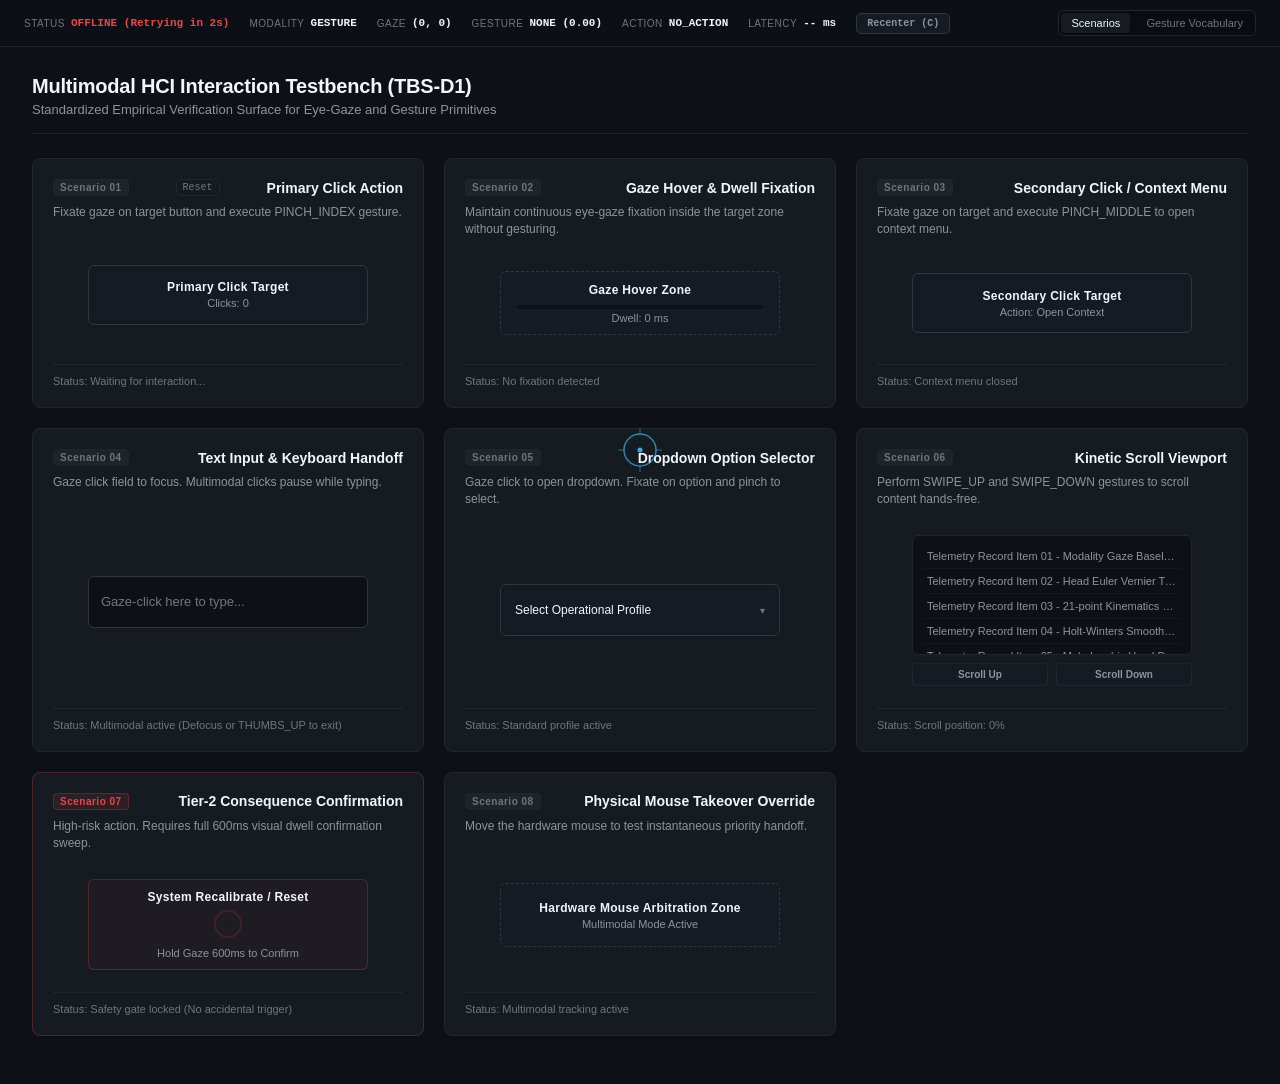
<file: src/testbench/frontend/index.html>
<!DOCTYPE html>
<html lang="en">
<head>
  <meta charset="UTF-8">
  <meta name="viewport" content="width=device-width, initial-scale=1.0">
  <title>Multimodal HCI Interactive Testbench Suite</title>
  <link rel="stylesheet" href="testbench.css">
</head>
<body>
  <!-- Global Top Telemetry Banner -->
  <header id="telemetry-bar" class="telemetry-bar">
    <div class="telemetry-item">
      <span class="telemetry-label">Status</span>
      <span id="status-connection" class="telemetry-value status-online">CONNECTING</span>
    </div>
    <div class="telemetry-item">
      <span class="telemetry-label">Modality</span>
      <span id="status-modality" class="telemetry-value">GESTURE</span>
    </div>
    <div class="telemetry-item">
      <span class="telemetry-label">Gaze</span>
      <span id="status-gaze" class="telemetry-value">(0, 0)</span>
    </div>
    <div class="telemetry-item">
      <span class="telemetry-label">Gesture</span>
      <span id="status-gesture" class="telemetry-value">NONE (0.00)</span>
    </div>
    <div class="telemetry-item">
      <span class="telemetry-label">Action</span>
      <span id="status-action" class="telemetry-value">NO_ACTION</span>
    </div>
    <div class="telemetry-item">
      <span class="telemetry-label">Latency</span>
      <span id="status-latency" class="telemetry-value">-- ms</span>
    </div>
    <div class="telemetry-item">
      <button id="btn-recenter-gaze" class="btn-recenter" type="button" title="Center gaze reticle (Press C)">Recenter (C)</button>
    </div>
    <nav class="nav-tab-container" aria-label="Testbench Suite Navigation">
      <a href="index.html" class="nav-tab-link active">Scenarios</a>
      <a href="gestures.html" class="nav-tab-link">Gesture Vocabulary</a>
    </nav>
  </header>

  <!-- Main Interaction Testbench Container -->
  <main class="testbench-container">
    <section class="testbench-header">
      <h1 class="testbench-title">Multimodal HCI Interaction Testbench (TBS-D1)</h1>
      <p class="testbench-subtitle">Standardized Empirical Verification Surface for Eye-Gaze and Gesture Primitives</p>
    </section>

    <!-- 8 Standardized Interactive Testing Scenarios -->
    <div class="testbench-grid">

      <!-- Scenario 1: Primary Click Button -->
      <article class="test-card" id="card-primary-click">
        <div class="card-header">
          <span class="card-tag">Scenario 01</span>
          <button id="btn-reset-primary" class="card-mini-btn" type="button" title="Reset click counter">Reset</button>
          <h2 class="card-title">Primary Click Action</h2>
        </div>
        <p class="card-desc">Fixate gaze on target button and execute PINCH_INDEX gesture.</p>
        <div class="target-container">
          <button id="btn-primary-click" class="target-button primary-target" type="button">
            <span class="target-label">Primary Click Target</span>
            <span id="primary-click-count" class="target-sublabel">Clicks: 0</span>
          </button>
        </div>
        <div class="card-feedback" id="feedback-primary-click">Status: Waiting for interaction...</div>
      </article>

      <!-- Scenario 2: Gaze Hover & Dwell Zone -->
      <article class="test-card" id="card-hover-dwell">
        <div class="card-header">
          <span class="card-tag">Scenario 02</span>
          <h2 class="card-title">Gaze Hover & Dwell Fixation</h2>
        </div>
        <p class="card-desc">Maintain continuous eye-gaze fixation inside the target zone without gesturing.</p>
        <div class="target-container">
          <div id="zone-hover-dwell" class="target-zone hover-target">
            <span class="target-label">Gaze Hover Zone</span>
            <div class="dwell-bar-wrapper">
              <div id="dwell-progress-bar" class="dwell-progress-bar"></div>
            </div>
            <span id="dwell-time-label" class="target-sublabel">Dwell: 0 ms</span>
          </div>
        </div>
        <div class="card-feedback" id="feedback-hover-dwell">Status: No fixation detected</div>
      </article>

      <!-- Scenario 3: Secondary Click / Context Menu -->
      <article class="test-card" id="card-context-menu">
        <div class="card-header">
          <span class="card-tag">Scenario 03</span>
          <h2 class="card-title">Secondary Click / Context Menu</h2>
        </div>
        <p class="card-desc">Fixate gaze on target and execute PINCH_MIDDLE to open context menu.</p>
        <div class="target-container">
          <button id="btn-secondary-click" class="target-button secondary-target" type="button">
            <span class="target-label">Secondary Click Target</span>
            <span class="target-sublabel">Action: Open Context</span>
          </button>
          <!-- Context Menu Modal Popup -->
          <div id="context-menu-popup" class="context-menu-popup hidden">
            <div class="context-item" data-action="ACTION_A">Select Option Alpha</div>
            <div class="context-item" data-action="ACTION_B">Select Option Beta</div>
            <div class="context-item" data-action="ACTION_C">Select Option Gamma</div>
          </div>
        </div>
        <div class="card-feedback" id="feedback-context-menu">Status: Context menu closed</div>
      </article>

      <!-- Scenario 4: Text Input & Keyboard Handoff -->
      <article class="test-card" id="card-keyboard-handoff">
        <div class="card-header">
          <span class="card-tag">Scenario 04</span>
          <h2 class="card-title">Text Input & Keyboard Handoff</h2>
        </div>
        <p class="card-desc">Gaze click field to focus. Multimodal clicks pause while typing.</p>
        <div class="target-container">
          <input id="input-text-handoff" class="target-input" type="text" placeholder="Gaze-click here to type..." autocomplete="off">
          <div id="keyboard-handoff-badge" class="handoff-badge hidden">Keyboard Active - Typing Mode</div>
        </div>
        <div class="card-feedback" id="feedback-keyboard-handoff">Status: Multimodal active (Defocus or THUMBS_UP to exit)</div>
      </article>

      <!-- Scenario 5: Dropdown Option Selector -->
      <article class="test-card" id="card-dropdown-select">
        <div class="card-header">
          <span class="card-tag">Scenario 05</span>
          <h2 class="card-title">Dropdown Option Selector</h2>
        </div>
        <p class="card-desc">Gaze click to open dropdown. Fixate on option and pinch to select.</p>
        <div class="target-container">
          <div id="custom-dropdown" class="custom-dropdown">
            <div id="dropdown-header" class="dropdown-header">
              <span id="dropdown-selected-text">Select Operational Profile</span>
              <span class="dropdown-arrow">&#9662;</span>
            </div>
            <div id="dropdown-list" class="dropdown-list hidden">
              <div class="dropdown-option" data-value="PROFILE_STANDARD">Standard Desktop Profile</div>
              <div class="dropdown-option" data-value="PROFILE_HIGH_GAIN">High Sensitivity Profile</div>
              <div class="dropdown-option" data-value="PROFILE_TREMOR_DAMPED">Tremor Damped Profile</div>
              <div class="dropdown-option" data-value="PROFILE_FATIGUE_ADAPTIVE">Fatigue Adaptive Profile</div>
            </div>
          </div>
        </div>
        <div class="card-feedback" id="feedback-dropdown-select">Status: Standard profile active</div>
      </article>

      <!-- Scenario 6: Kinetic Scroll Viewport -->
      <article class="test-card" id="card-scroll-viewport">
        <div class="card-header">
          <span class="card-tag">Scenario 06</span>
          <h2 class="card-title">Kinetic Scroll Viewport</h2>
        </div>
        <p class="card-desc">Perform SWIPE_UP and SWIPE_DOWN gestures to scroll content hands-free.</p>
        <div class="target-container">
          <div id="scroll-container" class="scroll-container">
            <div class="scroll-item">Telemetry Record Item 01 - Modality Gaze Baseline</div>
            <div class="scroll-item">Telemetry Record Item 02 - Head Euler Vernier Trim</div>
            <div class="scroll-item">Telemetry Record Item 03 - 21-point Kinematics Valid</div>
            <div class="scroll-item">Telemetry Record Item 04 - Holt-Winters Smooth Filter</div>
            <div class="scroll-item">Telemetry Record Item 05 - Mahalanobis Head Distance</div>
            <div class="scroll-item">Telemetry Record Item 06 - Gaze Dwell Temporal Window</div>
            <div class="scroll-item">Telemetry Record Item 07 - Simplex Box Projection Bound</div>
            <div class="scroll-item">Telemetry Record Item 08 - Wald SPRT Accumulator Check</div>
            <div class="scroll-item">Telemetry Record Item 09 - Online Micro-SGD Gradient</div>
            <div class="scroll-item">Telemetry Record Item 10 - Macro Epoch State Transition</div>
            <div class="scroll-item">Telemetry Record Item 11 - Latency Execution Budget Met</div>
            <div class="scroll-item">Telemetry Record Item 12 - Supervisory Feedback Observed</div>
          </div>
          <div class="scroll-controls">
            <button id="btn-scroll-up" class="scroll-btn" type="button">Scroll Up</button>
            <button id="btn-scroll-down" class="scroll-btn" type="button">Scroll Down</button>
          </div>
        </div>
        <div class="card-feedback" id="feedback-scroll-viewport">Status: Scroll position: 0%</div>
      </article>

      <!-- Scenario 7: Tier-2 High-Consequence Reset -->
      <article class="test-card card-warning" id="card-tier2-reset">
        <div class="card-header">
          <span class="card-tag tag-warning">Scenario 07</span>
          <h2 class="card-title">Tier-2 Consequence Confirmation</h2>
        </div>
        <p class="card-desc">High-risk action. Requires full 600ms visual dwell confirmation sweep.</p>
        <div class="target-container">
          <button id="btn-tier2-reset" class="target-button warning-target" type="button">
            <span class="target-label">System Recalibrate / Reset</span>
            <div class="dwell-circle-indicator" id="dwell-circle-indicator">
              <svg class="dwell-svg" viewBox="0 0 44 44">
                <circle class="dwell-track" cx="22" cy="22" r="18"></circle>
                <circle id="dwell-stroke" class="dwell-stroke" cx="22" cy="22" r="18"></circle>
              </svg>
            </div>
            <span id="tier2-sublabel" class="target-sublabel">Hold Gaze 600ms to Confirm</span>
          </button>
        </div>
        <div class="card-feedback" id="feedback-tier2-reset">Status: Safety gate locked (No accidental trigger)</div>
      </article>

      <!-- Scenario 8: Physical Hardware Mouse Takeover -->
      <article class="test-card" id="card-mouse-takeover">
        <div class="card-header">
          <span class="card-tag">Scenario 08</span>
          <h2 class="card-title">Physical Mouse Takeover Override</h2>
        </div>
        <p class="card-desc">Move the hardware mouse to test instantaneous priority handoff.</p>
        <div class="target-container">
          <div id="zone-mouse-takeover" class="target-zone mouse-target">
            <span class="target-label">Hardware Mouse Arbitration Zone</span>
            <span id="mouse-override-status" class="target-sublabel">Multimodal Mode Active</span>
          </div>
        </div>
        <div class="card-feedback" id="feedback-mouse-takeover">Status: Multimodal tracking active</div>
      </article>

    </div>
  </main>

  <!-- Live Gaze Reticle Canvas Overlay -->
  <canvas id="gaze-reticle-canvas" class="gaze-reticle-canvas"></canvas>

  <script src="testbench.js"></script>
</body>
</html>
</file>
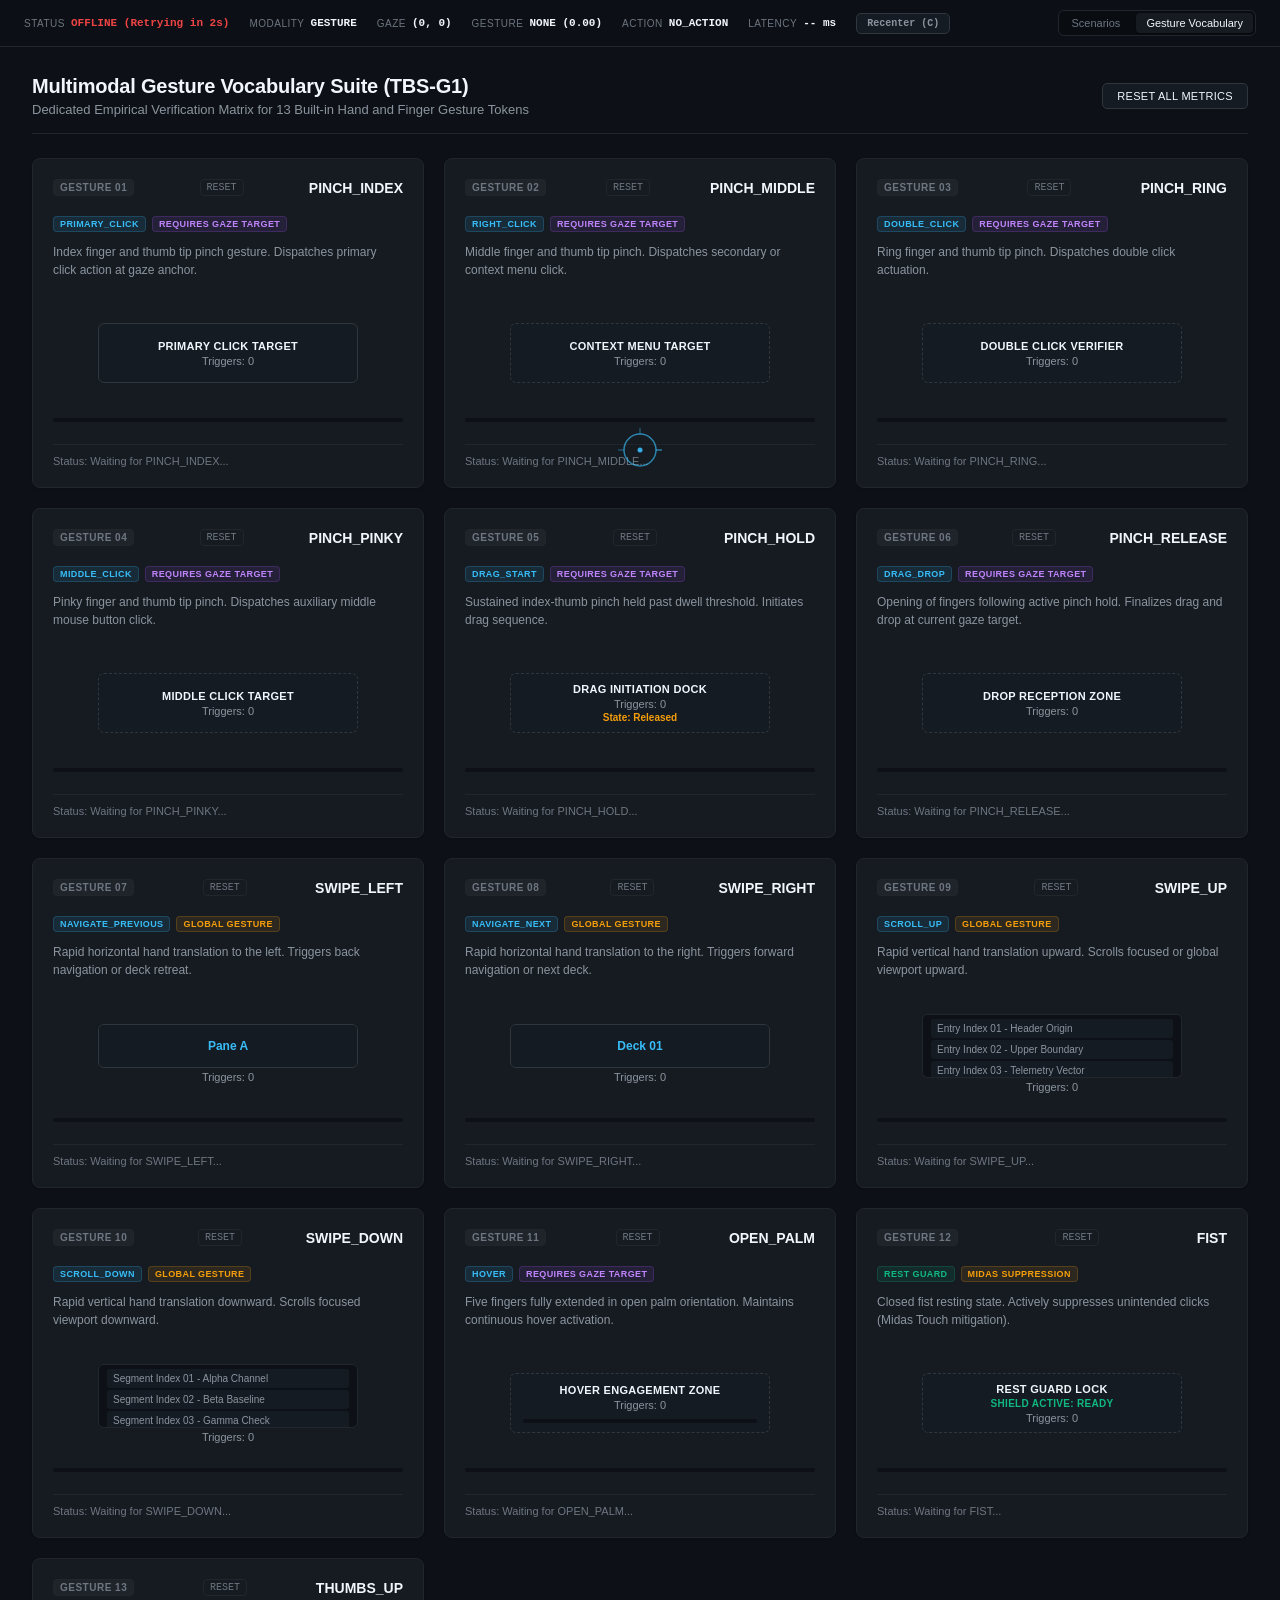
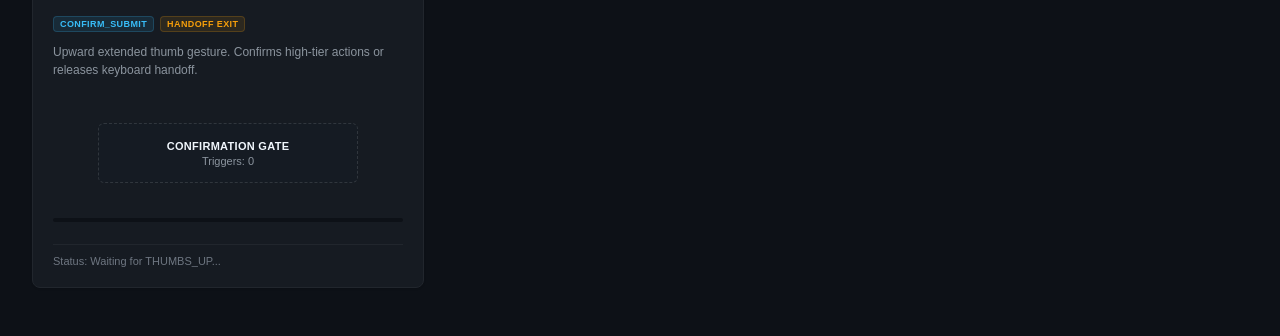
<file: src/testbench/frontend/gestures.html>
<!DOCTYPE html>
<html lang="en">
<head>
  <meta charset="UTF-8">
  <meta name="viewport" content="width=device-width, initial-scale=1.0">
  <title>Multimodal Gesture Vocabulary Verification Suite (TBS-G1)</title>
  <link rel="stylesheet" href="testbench.css">
  <link rel="stylesheet" href="gestures.css">
</head>
<body>
  <!-- Global Top Telemetry Banner -->
  <header id="telemetry-bar" class="telemetry-bar">
    <div class="telemetry-item">
      <span class="telemetry-label">Status</span>
      <span id="status-connection" class="telemetry-value status-online">CONNECTING</span>
    </div>
    <div class="telemetry-item">
      <span class="telemetry-label">Modality</span>
      <span id="status-modality" class="telemetry-value">GESTURE</span>
    </div>
    <div class="telemetry-item">
      <span class="telemetry-label">Gaze</span>
      <span id="status-gaze" class="telemetry-value">(0, 0)</span>
    </div>
    <div class="telemetry-item">
      <span class="telemetry-label">Gesture</span>
      <span id="status-gesture" class="telemetry-value">NONE (0.00)</span>
    </div>
    <div class="telemetry-item">
      <span class="telemetry-label">Action</span>
      <span id="status-action" class="telemetry-value">NO_ACTION</span>
    </div>
    <div class="telemetry-item">
      <span class="telemetry-label">Latency</span>
      <span id="status-latency" class="telemetry-value">-- ms</span>
    </div>
    <div class="telemetry-item">
      <button id="btn-recenter-gaze" class="btn-recenter" type="button" title="Center gaze reticle (Press C)">Recenter (C)</button>
    </div>
    <nav class="nav-tab-container" aria-label="Testbench Suite Navigation">
      <a href="index.html" class="nav-tab-link">Scenarios</a>
      <a href="gestures.html" class="nav-tab-link active">Gesture Vocabulary</a>
    </nav>
  </header>

  <!-- Main Interaction Container -->
  <main class="testbench-container">
    <section class="testbench-header">
      <div class="header-split">
        <div>
          <h1 class="testbench-title">Multimodal Gesture Vocabulary Suite (TBS-G1)</h1>
          <p class="testbench-subtitle">Dedicated Empirical Verification Matrix for 13 Built-in Hand and Finger Gesture Tokens</p>
        </div>
        <div class="header-actions">
          <button id="btn-reset-all-gestures" class="btn-primary-action" type="button">RESET ALL METRICS</button>
        </div>
      </div>
    </section>

    <!-- Grid of 13 Vocabulary Gesture Testing Cards -->
    <div class="gesture-grid">

      <!-- Gesture 01: PINCH_INDEX -->
      <article class="gesture-card" id="card-pinch-index" data-token="PINCH_INDEX">
        <div class="card-header">
          <span class="card-tag">GESTURE 01</span>
          <button class="card-mini-btn btn-reset-card" data-target="PINCH_INDEX" type="button">RESET</button>
          <h2 class="card-title">PINCH_INDEX</h2>
        </div>
        <div class="card-meta">
          <span class="badge badge-action">PRIMARY_CLICK</span>
          <span class="badge badge-gaze">REQUIRES GAZE TARGET</span>
        </div>
        <p class="card-desc">Index finger and thumb tip pinch gesture. Dispatches primary click action at gaze anchor.</p>
        <div class="gesture-widget">
          <button id="widget-pinch-index" class="widget-btn" type="button">
            <span class="widget-label">PRIMARY CLICK TARGET</span>
            <span class="widget-counter" id="count-pinch-index">Triggers: 0</span>
          </button>
        </div>
        <div class="meter-wrapper">
          <div class="meter-bar" id="meter-pinch-index" style="width: 0%;"></div>
        </div>
        <div class="card-feedback" id="fb-pinch-index">Status: Waiting for PINCH_INDEX...</div>
      </article>

      <!-- Gesture 02: PINCH_MIDDLE -->
      <article class="gesture-card" id="card-pinch-middle" data-token="PINCH_MIDDLE">
        <div class="card-header">
          <span class="card-tag">GESTURE 02</span>
          <button class="card-mini-btn btn-reset-card" data-target="PINCH_MIDDLE" type="button">RESET</button>
          <h2 class="card-title">PINCH_MIDDLE</h2>
        </div>
        <div class="card-meta">
          <span class="badge badge-action">RIGHT_CLICK</span>
          <span class="badge badge-gaze">REQUIRES GAZE TARGET</span>
        </div>
        <p class="card-desc">Middle finger and thumb tip pinch. Dispatches secondary or context menu click.</p>
        <div class="gesture-widget">
          <div id="widget-pinch-middle" class="widget-box">
            <span class="widget-label">CONTEXT MENU TARGET</span>
            <span class="widget-counter" id="count-pinch-middle">Triggers: 0</span>
            <div id="popup-pinch-middle" class="mini-popup hidden">Context Action Dispatched</div>
          </div>
        </div>
        <div class="meter-wrapper">
          <div class="meter-bar" id="meter-pinch-middle" style="width: 0%;"></div>
        </div>
        <div class="card-feedback" id="fb-pinch-middle">Status: Waiting for PINCH_MIDDLE...</div>
      </article>

      <!-- Gesture 03: PINCH_RING -->
      <article class="gesture-card" id="card-pinch-ring" data-token="PINCH_RING">
        <div class="card-header">
          <span class="card-tag">GESTURE 03</span>
          <button class="card-mini-btn btn-reset-card" data-target="PINCH_RING" type="button">RESET</button>
          <h2 class="card-title">PINCH_RING</h2>
        </div>
        <div class="card-meta">
          <span class="badge badge-action">DOUBLE_CLICK</span>
          <span class="badge badge-gaze">REQUIRES GAZE TARGET</span>
        </div>
        <p class="card-desc">Ring finger and thumb tip pinch. Dispatches double click actuation.</p>
        <div class="gesture-widget">
          <div id="widget-pinch-ring" class="widget-box">
            <span class="widget-label">DOUBLE CLICK VERIFIER</span>
            <span class="widget-counter" id="count-pinch-ring">Triggers: 0</span>
          </div>
        </div>
        <div class="meter-wrapper">
          <div class="meter-bar" id="meter-pinch-ring" style="width: 0%;"></div>
        </div>
        <div class="card-feedback" id="fb-pinch-ring">Status: Waiting for PINCH_RING...</div>
      </article>

      <!-- Gesture 04: PINCH_PINKY -->
      <article class="gesture-card" id="card-pinch-pinky" data-token="PINCH_PINKY">
        <div class="card-header">
          <span class="card-tag">GESTURE 04</span>
          <button class="card-mini-btn btn-reset-card" data-target="PINCH_PINKY" type="button">RESET</button>
          <h2 class="card-title">PINCH_PINKY</h2>
        </div>
        <div class="card-meta">
          <span class="badge badge-action">MIDDLE_CLICK</span>
          <span class="badge badge-gaze">REQUIRES GAZE TARGET</span>
        </div>
        <p class="card-desc">Pinky finger and thumb tip pinch. Dispatches auxiliary middle mouse button click.</p>
        <div class="gesture-widget">
          <div id="widget-pinch-pinky" class="widget-box">
            <span class="widget-label">MIDDLE CLICK TARGET</span>
            <span class="widget-counter" id="count-pinch-pinky">Triggers: 0</span>
          </div>
        </div>
        <div class="meter-wrapper">
          <div class="meter-bar" id="meter-pinch-pinky" style="width: 0%;"></div>
        </div>
        <div class="card-feedback" id="fb-pinch-pinky">Status: Waiting for PINCH_PINKY...</div>
      </article>

      <!-- Gesture 05: PINCH_HOLD -->
      <article class="gesture-card" id="card-pinch-hold" data-token="PINCH_HOLD">
        <div class="card-header">
          <span class="card-tag">GESTURE 05</span>
          <button class="card-mini-btn btn-reset-card" data-target="PINCH_HOLD" type="button">RESET</button>
          <h2 class="card-title">PINCH_HOLD</h2>
        </div>
        <div class="card-meta">
          <span class="badge badge-action">DRAG_START</span>
          <span class="badge badge-gaze">REQUIRES GAZE TARGET</span>
        </div>
        <p class="card-desc">Sustained index-thumb pinch held past dwell threshold. Initiates drag sequence.</p>
        <div class="gesture-widget">
          <div id="widget-pinch-hold" class="widget-box">
            <span class="widget-label">DRAG INITIATION DOCK</span>
            <span class="widget-counter" id="count-pinch-hold">Triggers: 0</span>
            <span id="hold-state-indicator" class="widget-state-indicator">State: Released</span>
          </div>
        </div>
        <div class="meter-wrapper">
          <div class="meter-bar" id="meter-pinch-hold" style="width: 0%;"></div>
        </div>
        <div class="card-feedback" id="fb-pinch-hold">Status: Waiting for PINCH_HOLD...</div>
      </article>

      <!-- Gesture 06: PINCH_RELEASE -->
      <article class="gesture-card" id="card-pinch-release" data-token="PINCH_RELEASE">
        <div class="card-header">
          <span class="card-tag">GESTURE 06</span>
          <button class="card-mini-btn btn-reset-card" data-target="PINCH_RELEASE" type="button">RESET</button>
          <h2 class="card-title">PINCH_RELEASE</h2>
        </div>
        <div class="card-meta">
          <span class="badge badge-action">DRAG_DROP</span>
          <span class="badge badge-gaze">REQUIRES GAZE TARGET</span>
        </div>
        <p class="card-desc">Opening of fingers following active pinch hold. Finalizes drag and drop at current gaze target.</p>
        <div class="gesture-widget">
          <div id="widget-pinch-release" class="widget-box">
            <span class="widget-label">DROP RECEPTION ZONE</span>
            <span class="widget-counter" id="count-pinch-release">Triggers: 0</span>
          </div>
        </div>
        <div class="meter-wrapper">
          <div class="meter-bar" id="meter-pinch-release" style="width: 0%;"></div>
        </div>
        <div class="card-feedback" id="fb-pinch-release">Status: Waiting for PINCH_RELEASE...</div>
      </article>

      <!-- Gesture 07: SWIPE_LEFT -->
      <article class="gesture-card" id="card-swipe-left" data-token="SWIPE_LEFT">
        <div class="card-header">
          <span class="card-tag">GESTURE 07</span>
          <button class="card-mini-btn btn-reset-card" data-target="SWIPE_LEFT" type="button">RESET</button>
          <h2 class="card-title">SWIPE_LEFT</h2>
        </div>
        <div class="card-meta">
          <span class="badge badge-action">NAVIGATE_PREVIOUS</span>
          <span class="badge badge-global">GLOBAL GESTURE</span>
        </div>
        <p class="card-desc">Rapid horizontal hand translation to the left. Triggers back navigation or deck retreat.</p>
        <div class="gesture-widget">
          <div id="widget-swipe-left" class="widget-carousel">
            <div id="carousel-track-left" class="carousel-track">
              <div class="carousel-item">Pane A</div>
              <div class="carousel-item">Pane B</div>
              <div class="carousel-item">Pane C</div>
            </div>
          </div>
          <span class="widget-counter" id="count-swipe-left">Triggers: 0</span>
        </div>
        <div class="meter-wrapper">
          <div class="meter-bar" id="meter-swipe-left" style="width: 0%;"></div>
        </div>
        <div class="card-feedback" id="fb-swipe-left">Status: Waiting for SWIPE_LEFT...</div>
      </article>

      <!-- Gesture 08: SWIPE_RIGHT -->
      <article class="gesture-card" id="card-swipe-right" data-token="SWIPE_RIGHT">
        <div class="card-header">
          <span class="card-tag">GESTURE 08</span>
          <button class="card-mini-btn btn-reset-card" data-target="SWIPE_RIGHT" type="button">RESET</button>
          <h2 class="card-title">SWIPE_RIGHT</h2>
        </div>
        <div class="card-meta">
          <span class="badge badge-action">NAVIGATE_NEXT</span>
          <span class="badge badge-global">GLOBAL GESTURE</span>
        </div>
        <p class="card-desc">Rapid horizontal hand translation to the right. Triggers forward navigation or next deck.</p>
        <div class="gesture-widget">
          <div id="widget-swipe-right" class="widget-carousel">
            <div id="carousel-track-right" class="carousel-track">
              <div class="carousel-item">Deck 01</div>
              <div class="carousel-item">Deck 02</div>
              <div class="carousel-item">Deck 03</div>
            </div>
          </div>
          <span class="widget-counter" id="count-swipe-right">Triggers: 0</span>
        </div>
        <div class="meter-wrapper">
          <div class="meter-bar" id="meter-swipe-right" style="width: 0%;"></div>
        </div>
        <div class="card-feedback" id="fb-swipe-right">Status: Waiting for SWIPE_RIGHT...</div>
      </article>

      <!-- Gesture 09: SWIPE_UP -->
      <article class="gesture-card" id="card-swipe-up" data-token="SWIPE_UP">
        <div class="card-header">
          <span class="card-tag">GESTURE 09</span>
          <button class="card-mini-btn btn-reset-card" data-target="SWIPE_UP" type="button">RESET</button>
          <h2 class="card-title">SWIPE_UP</h2>
        </div>
        <div class="card-meta">
          <span class="badge badge-action">SCROLL_UP</span>
          <span class="badge badge-global">GLOBAL GESTURE</span>
        </div>
        <p class="card-desc">Rapid vertical hand translation upward. Scrolls focused or global viewport upward.</p>
        <div class="gesture-widget">
          <div id="widget-swipe-up-scroll" class="mini-scroll-box">
            <div class="mini-scroll-content">
              <div>Entry Index 01 - Header Origin</div>
              <div>Entry Index 02 - Upper Boundary</div>
              <div>Entry Index 03 - Telemetry Vector</div>
              <div>Entry Index 04 - Mid Span Item</div>
              <div>Entry Index 05 - Lower Boundary</div>
            </div>
          </div>
          <span class="widget-counter" id="count-swipe-up">Triggers: 0</span>
        </div>
        <div class="meter-wrapper">
          <div class="meter-bar" id="meter-swipe-up" style="width: 0%;"></div>
        </div>
        <div class="card-feedback" id="fb-swipe-up">Status: Waiting for SWIPE_UP...</div>
      </article>

      <!-- Gesture 10: SWIPE_DOWN -->
      <article class="gesture-card" id="card-swipe-down" data-token="SWIPE_DOWN">
        <div class="card-header">
          <span class="card-tag">GESTURE 10</span>
          <button class="card-mini-btn btn-reset-card" data-target="SWIPE_DOWN" type="button">RESET</button>
          <h2 class="card-title">SWIPE_DOWN</h2>
        </div>
        <div class="card-meta">
          <span class="badge badge-action">SCROLL_DOWN</span>
          <span class="badge badge-global">GLOBAL GESTURE</span>
        </div>
        <p class="card-desc">Rapid vertical hand translation downward. Scrolls focused viewport downward.</p>
        <div class="gesture-widget">
          <div id="widget-swipe-down-scroll" class="mini-scroll-box">
            <div class="mini-scroll-content">
              <div>Segment Index 01 - Alpha Channel</div>
              <div>Segment Index 02 - Beta Baseline</div>
              <div>Segment Index 03 - Gamma Check</div>
              <div>Segment Index 04 - Delta Offset</div>
              <div>Segment Index 05 - Epsilon Footer</div>
            </div>
          </div>
          <span class="widget-counter" id="count-swipe-down">Triggers: 0</span>
        </div>
        <div class="meter-wrapper">
          <div class="meter-bar" id="meter-swipe-down" style="width: 0%;"></div>
        </div>
        <div class="card-feedback" id="fb-swipe-down">Status: Waiting for SWIPE_DOWN...</div>
      </article>

      <!-- Gesture 11: OPEN_PALM -->
      <article class="gesture-card" id="card-open-palm" data-token="OPEN_PALM">
        <div class="card-header">
          <span class="card-tag">GESTURE 11</span>
          <button class="card-mini-btn btn-reset-card" data-target="OPEN_PALM" type="button">RESET</button>
          <h2 class="card-title">OPEN_PALM</h2>
        </div>
        <div class="card-meta">
          <span class="badge badge-action">HOVER</span>
          <span class="badge badge-gaze">REQUIRES GAZE TARGET</span>
        </div>
        <p class="card-desc">Five fingers fully extended in open palm orientation. Maintains continuous hover activation.</p>
        <div class="gesture-widget">
          <div id="widget-open-palm" class="widget-box">
            <span class="widget-label">HOVER ENGAGEMENT ZONE</span>
            <span class="widget-counter" id="count-open-palm">Triggers: 0</span>
            <div class="dwell-bar-wrapper">
              <div id="dwell-open-palm" class="dwell-progress-bar"></div>
            </div>
          </div>
        </div>
        <div class="meter-wrapper">
          <div class="meter-bar" id="meter-open-palm" style="width: 0%;"></div>
        </div>
        <div class="card-feedback" id="fb-open-palm">Status: Waiting for OPEN_PALM...</div>
      </article>

      <!-- Gesture 12: FIST -->
      <article class="gesture-card" id="card-fist" data-token="FIST">
        <div class="card-header">
          <span class="card-tag">GESTURE 12</span>
          <button class="card-mini-btn btn-reset-card" data-target="FIST" type="button">RESET</button>
          <h2 class="card-title">FIST</h2>
        </div>
        <div class="card-meta">
          <span class="badge badge-rest">REST GUARD</span>
          <span class="badge badge-global">MIDAS SUPPRESSION</span>
        </div>
        <p class="card-desc">Closed fist resting state. Actively suppresses unintended clicks (Midas Touch mitigation).</p>
        <div class="gesture-widget">
          <div id="widget-fist" class="widget-box shield-box">
            <span class="widget-label">REST GUARD LOCK</span>
            <span id="shield-status" class="shield-label">SHIELD ACTIVE: READY</span>
            <span class="widget-counter" id="count-fist">Triggers: 0</span>
          </div>
        </div>
        <div class="meter-wrapper">
          <div class="meter-bar" id="meter-fist" style="width: 0%;"></div>
        </div>
        <div class="card-feedback" id="fb-fist">Status: Waiting for FIST...</div>
      </article>

      <!-- Gesture 13: THUMBS_UP -->
      <article class="gesture-card" id="card-thumbs-up" data-token="THUMBS_UP">
        <div class="card-header">
          <span class="card-tag">GESTURE 13</span>
          <button class="card-mini-btn btn-reset-card" data-target="THUMBS_UP" type="button">RESET</button>
          <h2 class="card-title">THUMBS_UP</h2>
        </div>
        <div class="card-meta">
          <span class="badge badge-action">CONFIRM_SUBMIT</span>
          <span class="badge badge-global">HANDOFF EXIT</span>
        </div>
        <p class="card-desc">Upward extended thumb gesture. Confirms high-tier actions or releases keyboard handoff.</p>
        <div class="gesture-widget">
          <div id="widget-thumbs-up" class="widget-box confirm-box">
            <span class="widget-label">CONFIRMATION GATE</span>
            <span id="confirm-status" class="confirm-stamp hidden">SUBMIT CONFIRMED</span>
            <span class="widget-counter" id="count-thumbs-up">Triggers: 0</span>
          </div>
        </div>
        <div class="meter-wrapper">
          <div class="meter-bar" id="meter-thumbs-up" style="width: 0%;"></div>
        </div>
        <div class="card-feedback" id="fb-thumbs-up">Status: Waiting for THUMBS_UP...</div>
      </article>

    </div>
  </main>

  <!-- Live Gaze Reticle Canvas Overlay -->
  <canvas id="gaze-reticle-canvas" class="gaze-reticle-canvas"></canvas>

  <script src="gestures.js"></script>
</body>
</html>
</file>
<file: src/testbench/frontend/testbench.css>
/* ==========================================================================
   Multimodal HCI Interactive Testbench Suite (TBS-D1)
   Refined, Subtle, Modern Minimalist Dark Theme
   Strictly Zero Emojis Across Entire Scope
   ========================================================================== */

:root {
  --bg-main: #0d1117;
  --bg-surface: #151b23;
  --bg-card: #161b22;
  --bg-card-hover: #1c2128;
  --bg-input: #0d1117;

  --border-color: #21262d;
  --border-subtle: #21262d;
  --border-hover: #30363d;
  --border-focus: #38bdf8;

  --text-primary: #f0f6fc;
  --text-secondary: #8b949e;
  --text-muted: #6e7681;

  /* Subtle, curated, professional accents */
  --accent-cyan: #38bdf8;
  --accent-primary: #38bdf8;
  --accent-primary-subtle: rgba(56, 189, 248, 0.1);

  --accent-emerald: #10b981;
  --accent-emerald-subtle: rgba(16, 185, 129, 0.1);

  --accent-amber: #f59e0b;
  --accent-amber-subtle: rgba(245, 158, 11, 0.1);

  --accent-red: #ef4444;
  --accent-red-subtle: rgba(239, 68, 68, 0.1);

  --font-family: -apple-system, BlinkMacSystemFont, "Segoe UI", Roboto, "Helvetica Neue", Arial, sans-serif;
  --font-mono: ui-monospace, SFMono-Regular, "SF Mono", Menlo, Consolas, monospace;
}

* {
  box-sizing: border-box;
  margin: 0;
  padding: 0;
}

body {
  background-color: var(--bg-main);
  color: var(--text-primary);
  font-family: var(--font-family);
  min-height: 100vh;
  display: flex;
  flex-direction: column;
  overflow-x: hidden;
  position: relative;
  -webkit-font-smoothing: antialiased;
}

/* --------------------------------------------------------------------------
   Top Live Telemetry Strip
   -------------------------------------------------------------------------- */
.telemetry-bar {
  background-color: rgba(13, 17, 23, 0.88);
  backdrop-filter: blur(12px);
  -webkit-backdrop-filter: blur(12px);
  border-bottom: 1px solid var(--border-subtle);
  padding: 10px 24px;
  display: flex;
  flex-wrap: wrap;
  gap: 20px;
  align-items: center;
  font-size: 11px;
  font-weight: 500;
  position: sticky;
  top: 0;
  z-index: 1000;
}

.telemetry-item {
  display: flex;
  align-items: center;
  gap: 6px;
}

.telemetry-label {
  color: var(--text-muted);
  font-size: 10px;
  letter-spacing: 0.5px;
  text-transform: uppercase;
}

.telemetry-value {
  color: var(--text-primary);
  font-family: var(--font-mono);
  font-size: 11px;
  font-weight: 600;
}

.status-online {
  color: var(--accent-emerald);
}

.status-offline {
  color: var(--accent-red);
}

.btn-recenter {
  background-color: var(--bg-surface);
  border: 1px solid var(--border-hover);
  color: var(--text-secondary);
  font-family: var(--font-mono);
  font-size: 10px;
  font-weight: 600;
  padding: 4px 10px;
  border-radius: 5px;
  cursor: pointer;
  transition: all 0.15s ease;
}

.btn-recenter:hover {
  background-color: var(--bg-card-hover);
  border-color: var(--accent-primary);
  color: var(--text-primary);
}

.nav-tab-container {
  display: flex;
  align-items: center;
  gap: 6px;
  margin-left: auto;
  background-color: rgba(0, 0, 0, 0.25);
  padding: 2px;
  border-radius: 6px;
  border: 1px solid var(--border-subtle);
}

.nav-tab-link {
  color: var(--text-muted);
  text-decoration: none;
  font-size: 11px;
  font-weight: 500;
  padding: 4px 10px;
  border-radius: 4px;
  transition: all 0.15s ease;
}

.nav-tab-link:hover {
  color: var(--text-primary);
}

.nav-tab-link.active {
  color: var(--text-primary);
  background-color: var(--bg-card);
  box-shadow: 0 1px 2px rgba(0, 0, 0, 0.2);
}

/* --------------------------------------------------------------------------
   Main Container & Headers
   -------------------------------------------------------------------------- */
.testbench-container {
  flex: 1;
  max-width: 1400px;
  width: 100%;
  margin: 0 auto;
  padding: 28px 32px 48px;
}

.testbench-header {
  margin-bottom: 24px;
  border-bottom: 1px solid var(--border-subtle);
  padding-bottom: 16px;
}

.testbench-title {
  font-size: 20px;
  font-weight: 600;
  color: var(--text-primary);
  letter-spacing: -0.2px;
}

.testbench-subtitle {
  font-size: 13px;
  color: var(--text-secondary);
  margin-top: 4px;
  font-weight: 400;
}

/* --------------------------------------------------------------------------
   8-Scenario Grid Layout
   -------------------------------------------------------------------------- */
.testbench-grid {
  display: grid;
  grid-template-columns: repeat(auto-fit, minmax(320px, 1fr));
  gap: 20px;
}

.test-card {
  background-color: var(--bg-card);
  border: 1px solid var(--border-subtle);
  border-radius: 8px;
  padding: 20px;
  display: flex;
  flex-direction: column;
  justify-content: space-between;
  min-height: 250px;
  transition: border-color 0.15s ease, box-shadow 0.15s ease, background-color 0.15s ease;
  position: relative;
  box-shadow: 0 1px 2px rgba(0, 0, 0, 0.12);
}

.test-card.active-gaze {
  border-color: rgba(56, 189, 248, 0.55);
  box-shadow: 0 4px 16px rgba(0, 0, 0, 0.25), 0 0 0 1px rgba(56, 189, 248, 0.2);
}

.test-card.card-warning {
  border-color: rgba(239, 68, 68, 0.25);
}

.test-card.card-warning.active-gaze {
  border-color: rgba(239, 68, 68, 0.55);
  box-shadow: 0 4px 16px rgba(0, 0, 0, 0.25), 0 0 0 1px rgba(239, 68, 68, 0.2);
}

.card-header {
  display: flex;
  align-items: center;
  justify-content: space-between;
  margin-bottom: 8px;
}

.card-tag {
  font-size: 10px;
  font-weight: 600;
  letter-spacing: 0.5px;
  padding: 2px 6px;
  border-radius: 4px;
  background-color: rgba(255, 255, 255, 0.04);
  border: 1px solid var(--border-subtle);
  color: var(--text-muted);
}

.tag-warning {
  background-color: var(--accent-red-subtle);
  border-color: rgba(239, 68, 68, 0.25);
  color: var(--accent-red);
}

.card-mini-btn {
  background: transparent;
  border: 1px solid var(--border-subtle);
  color: var(--text-muted);
  font-family: var(--font-mono);
  font-size: 10px;
  font-weight: 500;
  padding: 2px 6px;
  border-radius: 4px;
  cursor: pointer;
  transition: all 0.15s ease;
}

.card-mini-btn:hover {
  border-color: var(--border-hover);
  color: var(--text-primary);
}

.card-title {
  font-size: 14px;
  font-weight: 600;
  color: var(--text-primary);
}

.card-desc {
  font-size: 12px;
  color: var(--text-secondary);
  line-height: 1.45;
  margin-bottom: 16px;
}

.target-container {
  flex: 1;
  display: flex;
  flex-direction: column;
  justify-content: center;
  align-items: center;
  margin: 10px 0;
  position: relative;
}

.card-feedback {
  font-size: 11px;
  font-weight: 400;
  color: var(--text-muted);
  border-top: 1px solid var(--border-subtle);
  padding-top: 10px;
  margin-top: 12px;
  transition: color 0.15s ease;
}

/* --------------------------------------------------------------------------
   Standardized Target Hitboxes (Generous Fitts' Law Sizing)
   -------------------------------------------------------------------------- */
.target-button {
  width: 100%;
  max-width: 280px;
  min-height: 60px;
  background-color: var(--bg-surface);
  border: 1px solid var(--border-hover);
  border-radius: 6px;
  color: var(--text-primary);
  display: flex;
  flex-direction: column;
  align-items: center;
  justify-content: center;
  cursor: pointer;
  padding: 10px 16px;
  transition: all 0.15s ease;
  user-select: none;
}

.target-button:hover,
.target-button.gaze-hover {
  background-color: var(--bg-card-hover);
  border-color: var(--accent-primary);
}

.target-button.clicked {
  background-color: var(--accent-emerald-subtle);
  border-color: var(--accent-emerald);
  transform: scale(0.99);
}

.target-label {
  font-size: 12px;
  font-weight: 600;
  letter-spacing: 0.3px;
  color: var(--text-primary);
}

.target-sublabel {
  font-size: 11px;
  color: var(--text-secondary);
  margin-top: 3px;
}

/* Target 2: Hover Dwell Zone */
.target-zone {
  width: 100%;
  max-width: 280px;
  min-height: 64px;
  background-color: var(--bg-surface);
  border: 1px dashed var(--border-hover);
  border-radius: 6px;
  display: flex;
  flex-direction: column;
  align-items: center;
  justify-content: center;
  padding: 10px 16px;
  transition: all 0.15s ease;
}

.target-zone.gaze-hover {
  border-color: var(--accent-primary);
  background-color: var(--bg-card-hover);
}

.target-zone.dwell-complete {
  border-color: var(--accent-emerald);
  border-style: solid;
  background-color: var(--accent-emerald-subtle);
}

.dwell-bar-wrapper {
  width: 100%;
  height: 4px;
  background-color: var(--bg-main);
  border-radius: 2px;
  overflow: hidden;
  margin-top: 8px;
}

.dwell-progress-bar {
  width: 0%;
  height: 100%;
  background-color: var(--accent-primary);
  transition: width 0.05s linear;
}

/* Target 3: Context Menu Popup */
.context-menu-popup {
  position: absolute;
  top: 100%;
  left: 50%;
  transform: translateX(-50%);
  background-color: var(--bg-surface);
  border: 1px solid var(--border-hover);
  border-radius: 6px;
  box-shadow: 0 8px 24px rgba(0, 0, 0, 0.45);
  width: 240px;
  z-index: 50;
  margin-top: 6px;
  overflow: hidden;
}

.context-item {
  padding: 9px 14px;
  font-size: 12px;
  font-weight: 500;
  border-bottom: 1px solid var(--border-subtle);
  cursor: pointer;
  color: var(--text-secondary);
  transition: all 0.15s ease;
}

.context-item:last-child {
  border-bottom: none;
}

.context-item:hover,
.context-item.gaze-hover {
  background-color: var(--accent-primary-subtle);
  color: var(--text-primary);
}

/* Target 4: Text Input Field */
.target-input {
  width: 100%;
  max-width: 280px;
  height: 52px;
  background-color: var(--bg-input);
  border: 1px solid var(--border-hover);
  border-radius: 6px;
  color: var(--text-primary);
  font-size: 13px;
  padding: 0 12px;
  outline: none;
  cursor: text;
  caret-color: var(--accent-primary);
  transition: border-color 0.15s ease, box-shadow 0.15s ease;
}

.target-input:focus,
.target-input.gaze-hover,
.target-input.text-pointer-active {
  border-color: var(--accent-primary);
  box-shadow: 0 0 0 2px var(--accent-primary-subtle);
  cursor: text;
}

.handoff-badge {
  font-size: 10px;
  font-weight: 600;
  letter-spacing: 0.4px;
  color: var(--accent-amber);
  background-color: var(--accent-amber-subtle);
  padding: 3px 8px;
  border-radius: 4px;
  margin-top: 8px;
  border: 1px solid rgba(245, 158, 11, 0.25);
}

/* Target 5: Dropdown Option Selector */
.custom-dropdown {
  width: 100%;
  max-width: 280px;
  position: relative;
}

.dropdown-header {
  width: 100%;
  height: 52px;
  background-color: var(--bg-surface);
  border: 1px solid var(--border-hover);
  border-radius: 6px;
  display: flex;
  align-items: center;
  justify-content: space-between;
  padding: 0 14px;
  font-size: 12px;
  font-weight: 500;
  color: var(--text-primary);
  cursor: pointer;
  transition: border-color 0.15s ease;
}

.dropdown-header:hover,
.dropdown-header.gaze-hover {
  border-color: var(--accent-primary);
}

.dropdown-arrow {
  color: var(--text-muted);
  font-size: 10px;
}

.dropdown-list {
  position: absolute;
  top: 100%;
  left: 0;
  width: 100%;
  background-color: var(--bg-surface);
  border: 1px solid var(--border-hover);
  border-radius: 6px;
  box-shadow: 0 8px 24px rgba(0, 0, 0, 0.45);
  z-index: 50;
  margin-top: 4px;
  overflow: hidden;
}

.dropdown-option {
  padding: 10px 14px;
  font-size: 12px;
  color: var(--text-secondary);
  cursor: pointer;
  border-bottom: 1px solid var(--border-subtle);
  transition: all 0.15s ease;
}

.dropdown-option:last-child {
  border-bottom: none;
}

.dropdown-option:hover,
.dropdown-option.gaze-hover {
  background-color: var(--accent-primary-subtle);
  color: var(--accent-primary);
}

/* Target 6: Kinetic Scroll Viewport */
.scroll-container {
  width: 100%;
  max-width: 280px;
  height: 120px;
  background-color: var(--bg-input);
  border: 1px solid var(--border-subtle);
  border-radius: 6px;
  overflow-y: auto;
  scroll-behavior: smooth;
  padding: 8px 10px;
}

.scroll-container.scroll-pulse-up,
.scroll-container.scroll-pulse-down {
  border-color: var(--accent-emerald);
}

.scroll-item {
  padding: 6px 4px;
  font-size: 11px;
  color: var(--text-secondary);
  border-bottom: 1px solid rgba(255, 255, 255, 0.03);
  white-space: nowrap;
  overflow: hidden;
  text-overflow: ellipsis;
}

.scroll-item:last-child {
  border-bottom: none;
}

.scroll-controls {
  display: flex;
  gap: 8px;
  margin-top: 8px;
  width: 100%;
  max-width: 280px;
}

.scroll-btn {
  flex: 1;
  background-color: var(--bg-surface);
  border: 1px solid var(--border-subtle);
  color: var(--text-secondary);
  font-size: 10px;
  font-weight: 600;
  padding: 5px 8px;
  border-radius: 4px;
  cursor: pointer;
  transition: all 0.15s ease;
}

.scroll-btn:hover {
  background-color: var(--bg-card-hover);
  color: var(--text-primary);
  border-color: var(--border-hover);
}

/* Target 7: Tier-2 High-Consequence Action */
.warning-target {
  background-color: rgba(239, 68, 68, 0.04);
  border-color: rgba(239, 68, 68, 0.25);
  color: #fca5a5;
  position: relative;
  overflow: hidden;
}

.warning-target:hover,
.warning-target.gaze-hover {
  border-color: var(--accent-red);
  background-color: rgba(239, 68, 68, 0.08);
}

.dwell-circle-indicator {
  width: 32px;
  height: 32px;
  margin: 4px 0;
}

.dwell-svg {
  width: 100%;
  height: 100%;
  transform: rotate(-90deg);
}

.dwell-track {
  fill: none;
  stroke: rgba(239, 68, 68, 0.15);
  stroke-width: 3;
}

.dwell-stroke {
  fill: none;
  stroke: var(--accent-red);
  stroke-width: 3;
  stroke-dasharray: 113;
  stroke-dashoffset: 113;
  transition: stroke-dashoffset 0.05s linear;
}

/* Target 8: Physical Hardware Mouse Arbitration */
.mouse-target {
  border-color: var(--border-hover);
}

.mouse-target.mouse-active {
  border-color: var(--accent-amber);
  background-color: var(--accent-amber-subtle);
}

/* --------------------------------------------------------------------------
   Live Reticle Canvas Overlay
   -------------------------------------------------------------------------- */
.gaze-reticle-canvas {
  position: fixed;
  top: 0;
  left: 0;
  width: 100vw;
  height: 100vh;
  pointer-events: none;
  z-index: 9999;
}

/* Utility Classes */
.hidden {
  display: none !important;
}
</file>
<file: src/testbench/frontend/gestures.css>
/* ==========================================================================
   Multimodal Gesture Vocabulary Verification Suite (TBS-G1) Styles
   Refined, Subtle, Modern Minimalist Dark Theme
   Strictly Zero Emojis Across Entire Scope
   ========================================================================== */

.header-split {
  display: flex;
  justify-content: space-between;
  align-items: center;
  flex-wrap: wrap;
  gap: 16px;
}

.header-actions {
  display: flex;
  align-items: center;
  gap: 12px;
}

.btn-primary-action {
  background-color: var(--bg-surface);
  border: 1px solid var(--border-hover);
  color: var(--text-primary);
  font-family: inherit;
  font-size: 11px;
  font-weight: 500;
  padding: 6px 14px;
  border-radius: 5px;
  cursor: pointer;
  letter-spacing: 0.3px;
  transition: all 0.15s ease;
}

.btn-primary-action:hover {
  background-color: var(--bg-card-hover);
  border-color: var(--accent-primary);
  color: var(--accent-primary);
}

/* --------------------------------------------------------------------------
   Gesture 13-Card Grid
   -------------------------------------------------------------------------- */
.gesture-grid {
  display: grid;
  grid-template-columns: repeat(auto-fit, minmax(310px, 1fr));
  gap: 20px;
}

.gesture-card {
  background-color: var(--bg-card);
  border: 1px solid var(--border-subtle);
  border-radius: 8px;
  padding: 20px;
  display: flex;
  flex-direction: column;
  justify-content: space-between;
  min-height: 330px;
  transition: border-color 0.15s ease, box-shadow 0.15s ease;
  position: relative;
  box-shadow: 0 1px 2px rgba(0, 0, 0, 0.12);
}

.gesture-card.active-gesture {
  border-color: rgba(16, 185, 129, 0.6);
  box-shadow: 0 4px 16px rgba(0, 0, 0, 0.25), 0 0 0 1px rgba(16, 185, 129, 0.2);
}

.gesture-card.gaze-hover {
  border-color: var(--accent-primary);
}

.card-meta {
  display: flex;
  flex-wrap: wrap;
  gap: 6px;
  margin: 8px 0;
}

.badge {
  font-size: 9px;
  font-weight: 600;
  letter-spacing: 0.4px;
  padding: 2px 6px;
  border-radius: 4px;
  text-transform: uppercase;
}

.badge-action {
  background-color: var(--accent-primary-subtle);
  color: var(--accent-primary);
  border: 1px solid rgba(56, 189, 248, 0.2);
}

.badge-gaze {
  background-color: rgba(168, 85, 247, 0.1);
  color: #c084fc;
  border: 1px solid rgba(168, 85, 247, 0.2);
}

.badge-global {
  background-color: var(--accent-amber-subtle);
  color: var(--accent-amber);
  border: 1px solid rgba(245, 158, 11, 0.2);
}

.badge-rest {
  background-color: var(--accent-emerald-subtle);
  color: var(--accent-emerald);
  border: 1px solid rgba(16, 185, 129, 0.2);
}

/* --------------------------------------------------------------------------
   Gesture Testing Interactive Widgets
   -------------------------------------------------------------------------- */
.gesture-widget {
  margin: 12px 0;
  display: flex;
  flex-direction: column;
  align-items: center;
  justify-content: center;
  min-height: 84px;
}

.widget-btn {
  width: 100%;
  max-width: 260px;
  min-height: 60px;
  background-color: var(--bg-surface);
  border: 1px solid var(--border-hover);
  border-radius: 6px;
  color: var(--text-primary);
  display: flex;
  flex-direction: column;
  align-items: center;
  justify-content: center;
  cursor: pointer;
  padding: 8px 12px;
  transition: all 0.15s ease;
  user-select: none;
}

.widget-btn:hover,
.widget-btn.active-pulse {
  background-color: var(--bg-card-hover);
  border-color: var(--accent-emerald);
}

.widget-box {
  width: 100%;
  max-width: 260px;
  min-height: 60px;
  background-color: var(--bg-surface);
  border: 1px dashed var(--border-hover);
  border-radius: 6px;
  display: flex;
  flex-direction: column;
  align-items: center;
  justify-content: center;
  padding: 8px 12px;
  position: relative;
  transition: all 0.15s ease;
}

.widget-box.active-pulse {
  border-style: solid;
  border-color: var(--accent-emerald);
  background-color: var(--accent-emerald-subtle);
}

.widget-label {
  font-size: 11px;
  font-weight: 600;
  letter-spacing: 0.3px;
  color: var(--text-primary);
}

.widget-counter {
  font-size: 11px;
  font-weight: 500;
  color: var(--text-secondary);
  margin-top: 3px;
}

.widget-state-indicator {
  font-size: 10px;
  font-weight: 600;
  color: var(--accent-amber);
  margin-top: 2px;
}

.mini-popup {
  position: absolute;
  top: 100%;
  left: 50%;
  transform: translateX(-50%);
  background-color: var(--bg-surface);
  border: 1px solid var(--border-hover);
  padding: 6px 12px;
  border-radius: 4px;
  font-size: 10px;
  font-weight: 600;
  color: var(--accent-primary);
  box-shadow: 0 6px 16px rgba(0, 0, 0, 0.4);
  z-index: 10;
  white-space: nowrap;
}

/* Carousel Widget */
.widget-carousel {
  width: 100%;
  max-width: 260px;
  overflow: hidden;
  border: 1px solid var(--border-hover);
  border-radius: 6px;
  background-color: var(--bg-input);
}

.carousel-track {
  display: flex;
  transition: transform 0.3s ease;
}

.carousel-item {
  min-width: 100%;
  padding: 14px;
  text-align: center;
  font-size: 12px;
  font-weight: 600;
  color: var(--accent-primary);
  background-color: var(--bg-surface);
}

/* Mini Scroll Box */
.mini-scroll-box {
  width: 100%;
  max-width: 260px;
  height: 64px;
  overflow-y: auto;
  scroll-behavior: smooth;
  border: 1px solid var(--border-subtle);
  border-radius: 6px;
  background-color: var(--bg-input);
  padding: 4px 8px;
}

.mini-scroll-content > div {
  font-size: 10px;
  padding: 4px 6px;
  margin-bottom: 2px;
  background-color: var(--bg-surface);
  border-radius: 3px;
  color: var(--text-secondary);
}

/* Shield & Confirm */
.shield-box.shield-locked {
  border-color: var(--accent-emerald);
  background-color: var(--accent-emerald-subtle);
  border-style: solid;
}

.shield-label {
  font-size: 10px;
  font-weight: 600;
  color: var(--accent-emerald);
  letter-spacing: 0.3px;
  margin-top: 3px;
}

.confirm-stamp {
  font-size: 10px;
  font-weight: 700;
  color: var(--accent-emerald);
  background-color: var(--accent-emerald-subtle);
  border: 1px solid var(--accent-emerald);
  padding: 2px 8px;
  border-radius: 4px;
  margin-top: 4px;
  letter-spacing: 0.3px;
}

/* --------------------------------------------------------------------------
   Confidence Meter Bar
   -------------------------------------------------------------------------- */
.meter-wrapper {
  width: 100%;
  height: 4px;
  background-color: var(--bg-main);
  border-radius: 2px;
  overflow: hidden;
  margin: 6px 0;
}

.meter-bar {
  height: 100%;
  background-color: var(--accent-primary);
  transition: width 0.1s linear, background-color 0.2s ease;
}

.meter-bar.high-conf {
  background-color: var(--accent-emerald);
}
</file>
